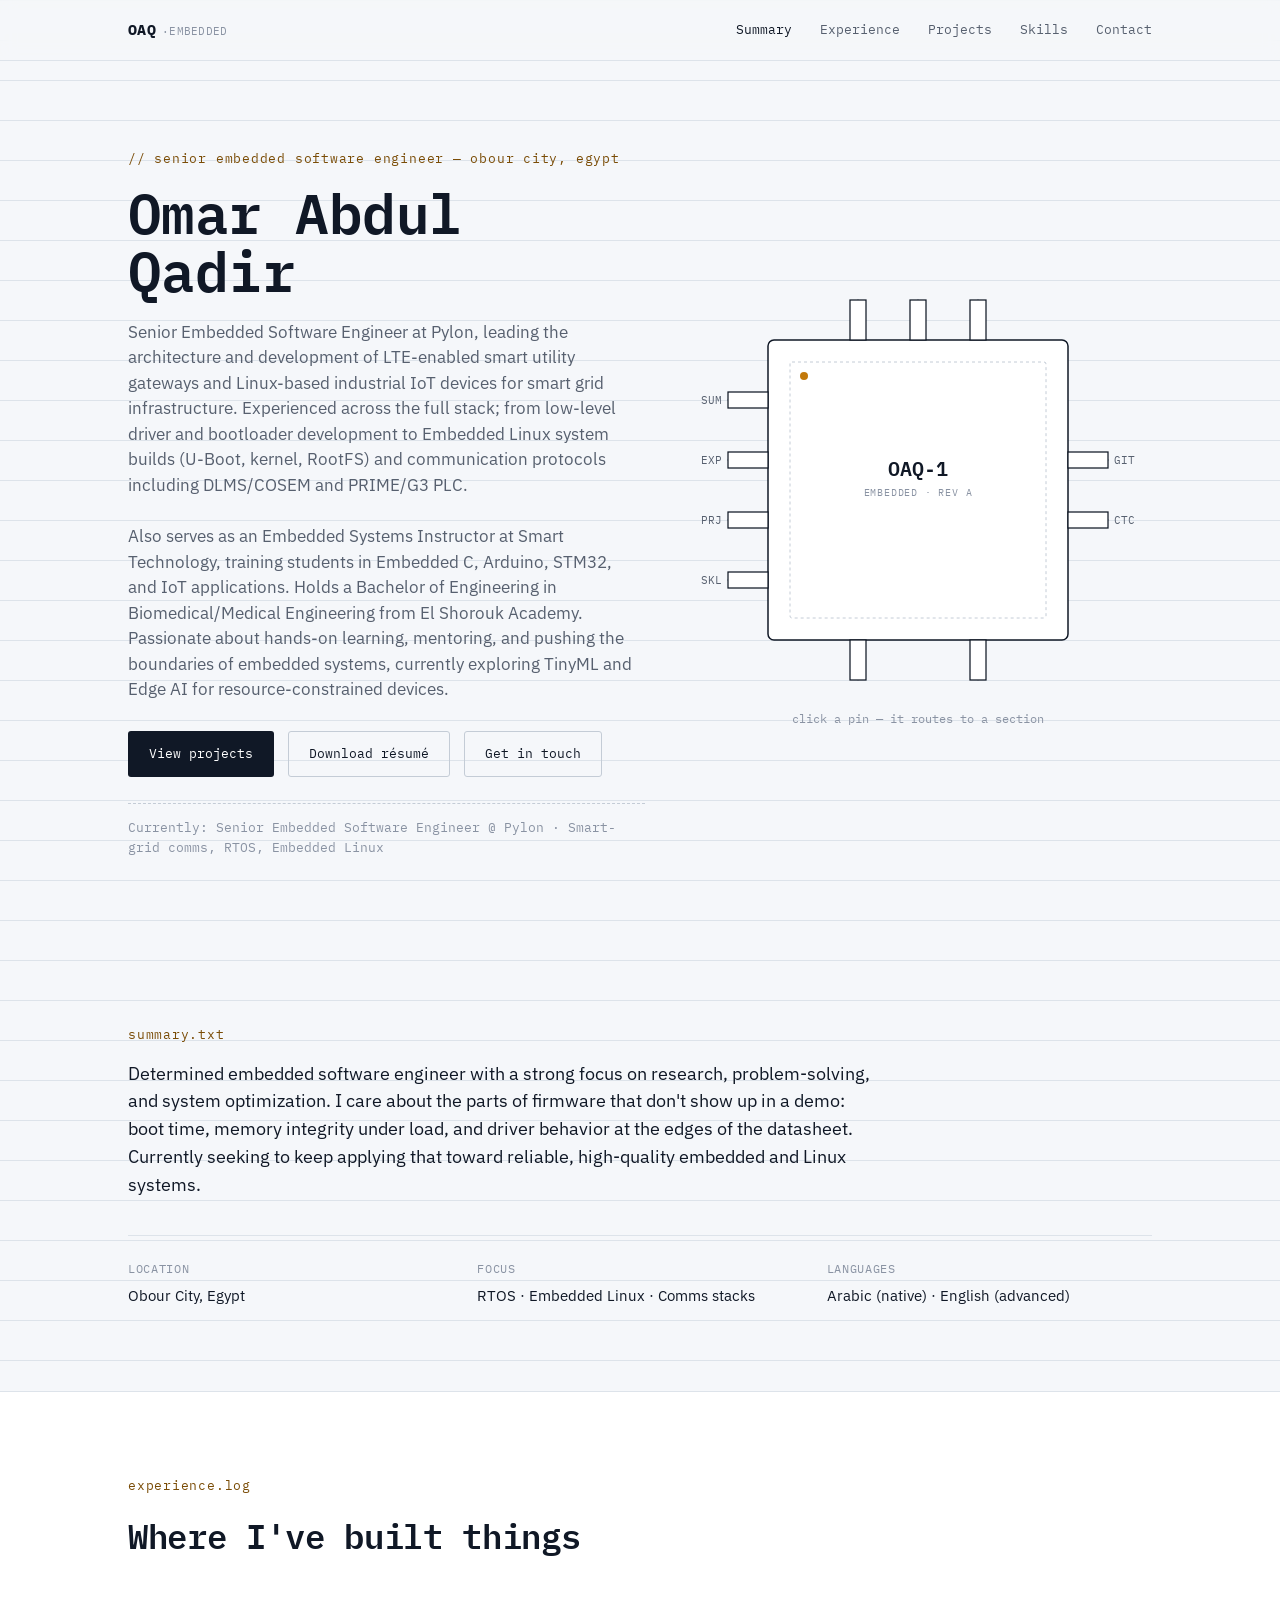
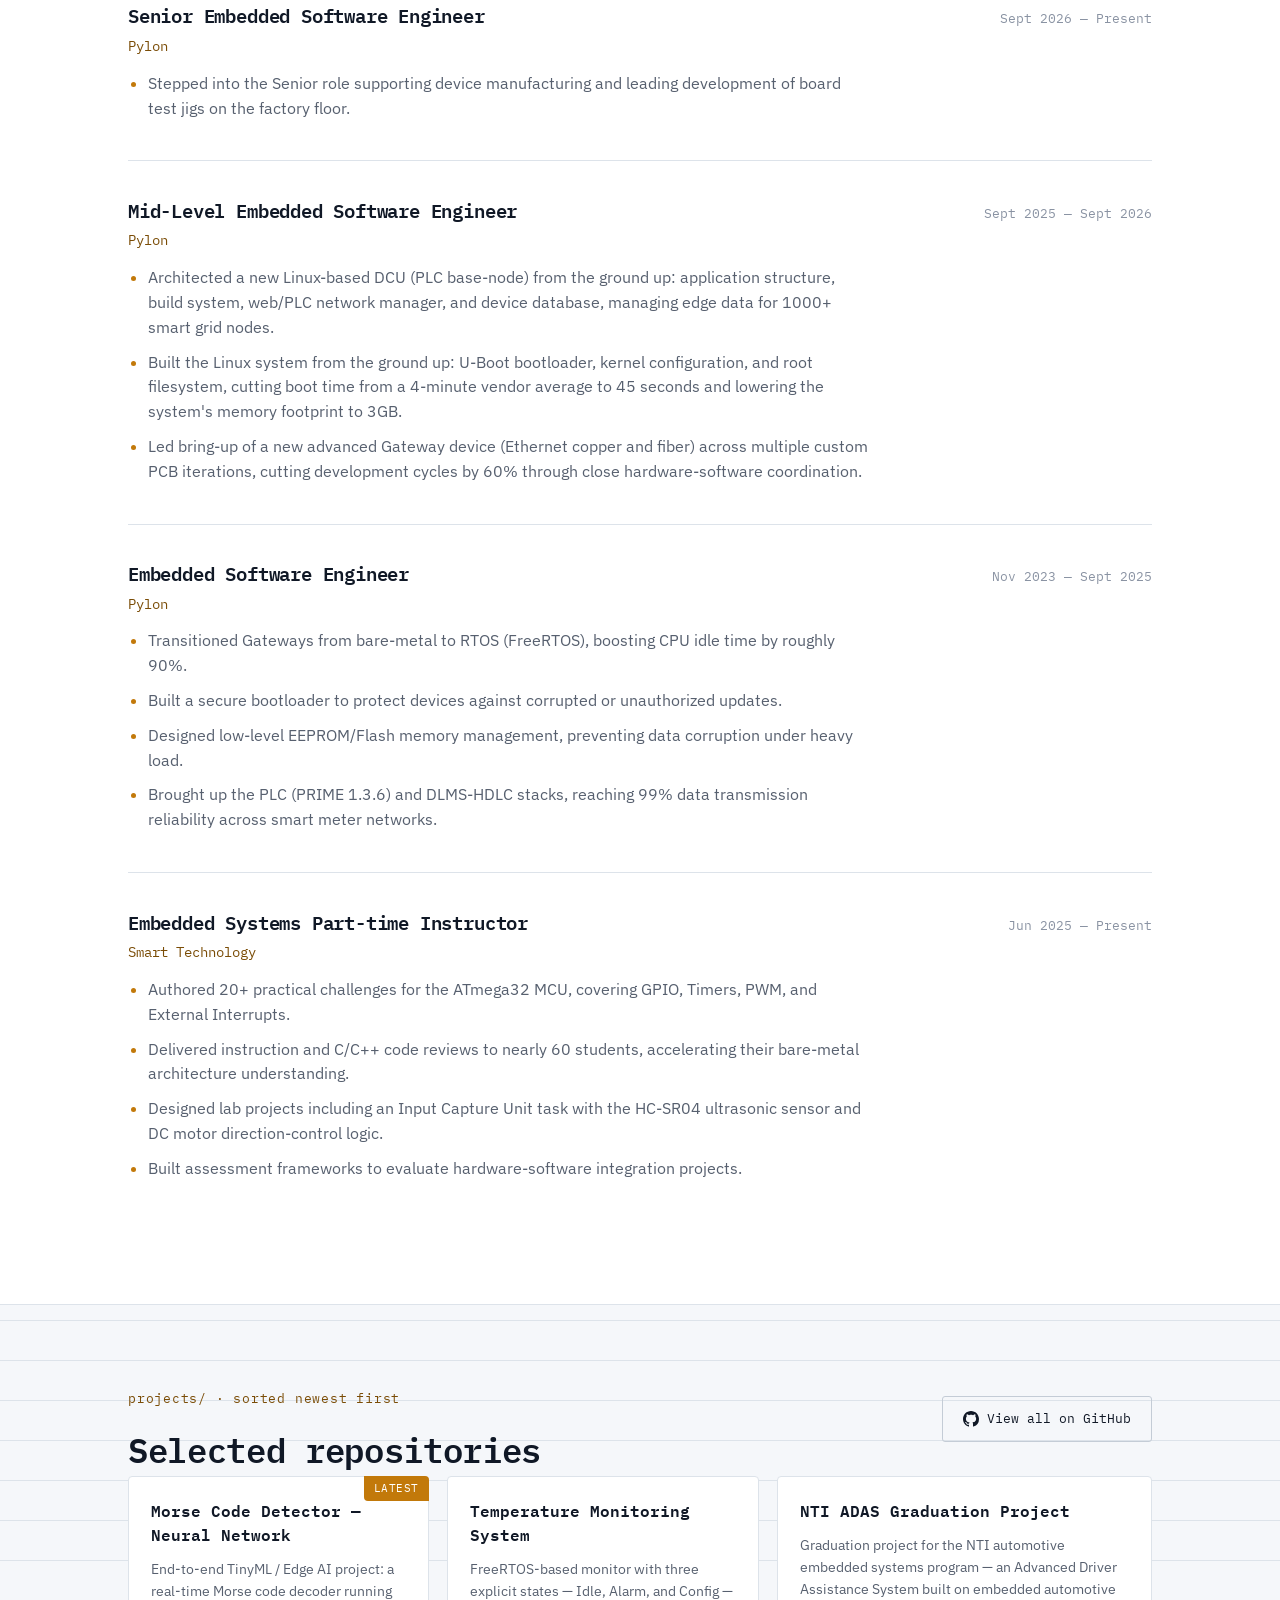
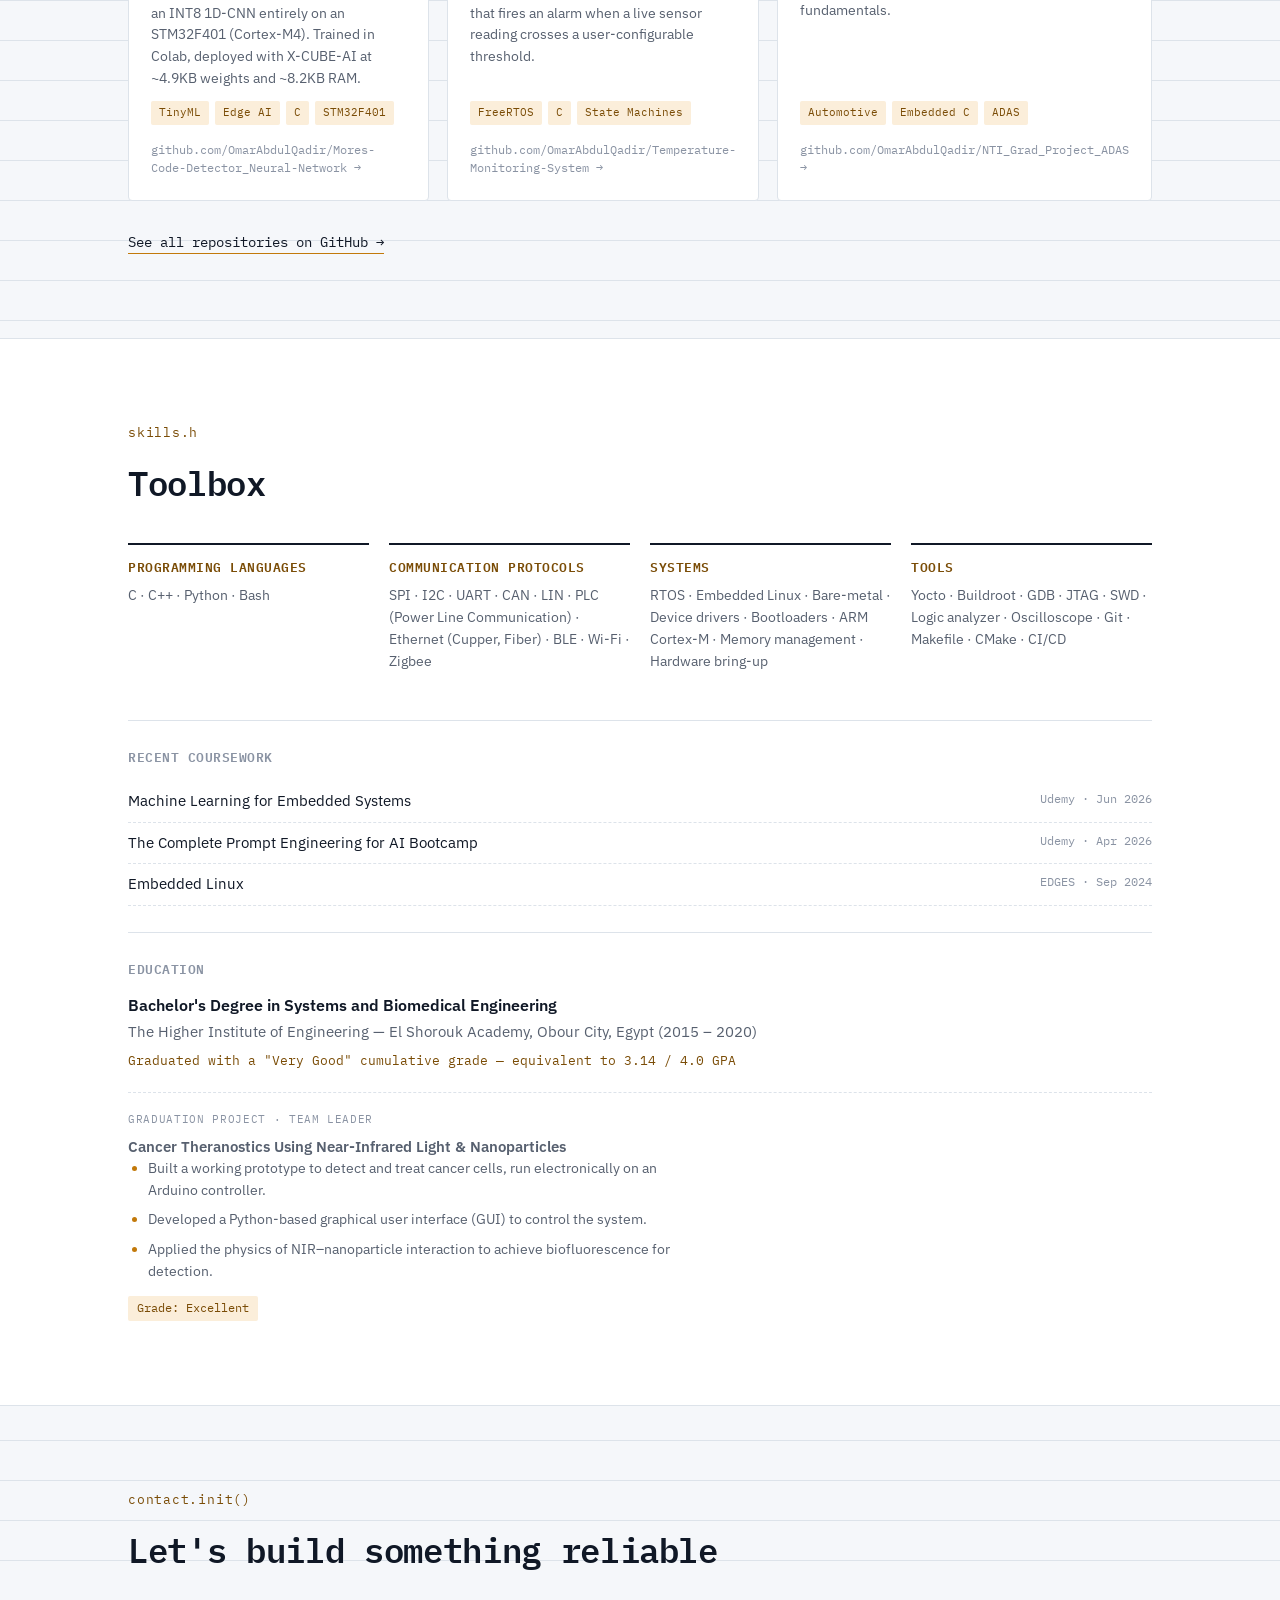
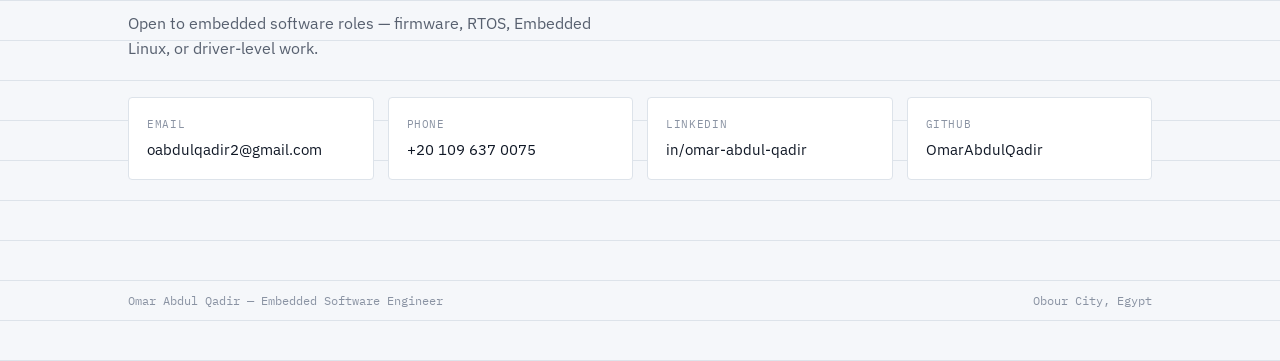
<file: index.html>
<!DOCTYPE html>
<html lang="en">
<head>
<meta charset="UTF-8">
<meta name="viewport" content="width=device-width, initial-scale=1.0">
<title>Omar Abdul Qadir — Embedded Software Engineer</title>
<meta name="description" content="Portfolio of Omar Abdul Qadir, Embedded Software Engineer specializing in RTOS, Embedded Linux, and low-level driver development.">
<link rel="preconnect" href="https://fonts.googleapis.com">
<link rel="preconnect" href="https://fonts.gstatic.com" crossorigin>
<link href="https://fonts.googleapis.com/css2?family=IBM+Plex+Mono:wght@400;500;600;700&family=IBM+Plex+Sans:wght@400;500;600;700&display=swap" rel="stylesheet">
<link rel="stylesheet" href="styles.css">
</head>
<body>

<div class="grain"></div>

<header class="topbar">
  <div class="wrap topbar-inner">
    <span class="chip-mark">OAQ<span class="chip-mark-rev">·EMBEDDED</span></span>
    <nav class="pinnav" aria-label="Section navigation">
      <a href="#summary">Summary</a>
      <a href="#experience">Experience</a>
      <a href="#projects">Projects</a>
      <a href="#skills">Skills</a>
      <a href="#contact">Contact</a>
    </nav>
  </div>
</header>

<main>

  <!-- HERO / SIGNATURE ELEMENT -->
  <section class="hero wrap" id="top">
    <div class="hero-text">
      <p class="eyebrow">// senior embedded software engineer — Obour City, egypt</p>
      <h1>Omar Abdul Qadir</h1>
      <p class="hero-lede">Senior Embedded Software Engineer at Pylon, leading the architecture and development of LTE-enabled smart utility gateways and Linux-based industrial IoT devices for smart grid infrastructure. Experienced across the full stack; from low-level driver and bootloader development to Embedded Linux system builds (U-Boot, kernel, RootFS) and communication protocols including DLMS/COSEM and PRIME/G3 PLC.<br><br>
	  Also serves as an Embedded Systems Instructor at Smart Technology, training students in Embedded C, Arduino, STM32, and IoT applications. Holds a Bachelor of Engineering in Biomedical/Medical Engineering from El Shorouk Academy. Passionate about hands-on learning, mentoring, and pushing the boundaries of embedded systems, currently exploring TinyML and Edge AI for resource-constrained devices.</p>
      <div class="hero-actions">
        <a class="btn btn-primary" href="#projects">View projects</a>
        <a class="btn btn-ghost" href="resources/Omar_Abdul_Qadir_CV.pdf" download>Download résumé</a>
        <a class="btn btn-ghost" href="#contact">Get in touch</a>
      </div>
      <p class="hero-meta">Currently: Senior Embedded Software Engineer @ Pylon · Smart-grid comms, RTOS, Embedded Linux</p>
    </div>

    <div class="hero-chip" aria-hidden="false">
      <svg viewBox="0 0 420 420" class="chip-svg" role="img" aria-label="Interactive microcontroller diagram linking to page sections">
        <!-- traces drawn first so pads sit on top -->
        <g class="traces" stroke-linecap="square">
          <path class="trace" data-target="#summary"    d="M60,120 H20"/>
          <path class="trace" data-target="#experience"  d="M60,180 H20"/>
          <path class="trace" data-target="#projects"    d="M60,240 H20"/>
          <path class="trace" data-target="#skills"      d="M60,300 H20"/>
          <path class="trace" data-target="#contact"     d="M360,180 H400"/>
          <path class="trace" data-target="#contact"     d="M360,240 H400"/>
          <path class="trace" data-target="#experience"  d="M150,60 V20"/>
          <path class="trace" data-target="#projects"    d="M210,60 V20"/>
          <path class="trace" data-target="#skills"      d="M270,60 V20"/>
          <path class="trace" data-target="#summary"     d="M150,360 V400"/>
          <path class="trace" data-target="#contact"     d="M270,360 V400"/>
        </g>

        <rect x="60" y="60" width="300" height="300" rx="6" class="die"/>
        <rect x="82" y="82" width="256" height="256" rx="2" class="die-inner"/>
        <text x="210" y="196" text-anchor="middle" class="die-label">OAQ‑1</text>
        <text x="210" y="216" text-anchor="middle" class="die-label die-label-sub">EMBEDDED · REV A</text>
        <circle cx="96" cy="96" r="4" class="pin1-dot"/>

        <!-- Left pads -->
        <g class="pad-group" data-href="#summary">
          <rect x="20" y="112" width="40" height="16" class="pad"/>
          <text x="14" y="124" text-anchor="end" class="pad-label">SUM</text>
        </g>
        <g class="pad-group" data-href="#experience">
          <rect x="20" y="172" width="40" height="16" class="pad"/>
          <text x="14" y="184" text-anchor="end" class="pad-label">EXP</text>
        </g>
        <g class="pad-group" data-href="#projects">
          <rect x="20" y="232" width="40" height="16" class="pad"/>
          <text x="14" y="244" text-anchor="end" class="pad-label">PRJ</text>
        </g>
        <g class="pad-group" data-href="#skills">
          <rect x="20" y="292" width="40" height="16" class="pad"/>
          <text x="14" y="304" text-anchor="end" class="pad-label">SKL</text>
        </g>

        <!-- Right pads -->
        <g class="pad-group" data-href="#contact">
          <rect x="360" y="172" width="40" height="16" class="pad"/>
          <text x="406" y="184" text-anchor="start" class="pad-label">GIT</text>
        </g>
        <g class="pad-group" data-href="#contact">
          <rect x="360" y="232" width="40" height="16" class="pad"/>
          <text x="406" y="244" text-anchor="start" class="pad-label">CTC</text>
        </g>

        <!-- Top pads -->
        <g class="pad-group" data-href="#experience">
          <rect x="142" y="20" width="16" height="40" class="pad"/>
        </g>
        <g class="pad-group" data-href="#projects">
          <rect x="202" y="20" width="16" height="40" class="pad"/>
        </g>
        <g class="pad-group" data-href="#skills">
          <rect x="262" y="20" width="16" height="40" class="pad"/>
        </g>

        <!-- Bottom pads -->
        <g class="pad-group" data-href="#summary">
          <rect x="142" y="360" width="16" height="40" class="pad"/>
        </g>
        <g class="pad-group" data-href="#contact">
          <rect x="262" y="360" width="16" height="40" class="pad"/>
        </g>
      </svg>
      <p class="chip-caption">click a pin — it routes to a section</p>
    </div>
  </section>

  <!-- SUMMARY -->
  <section class="section" id="summary">
    <div class="wrap section-inner">
      <p class="eyebrow">summary.txt</p>
      <p class="summary-text">Determined embedded software engineer with a strong focus on research, problem-solving, and system optimization. I care about the parts of firmware that don't show up in a demo: boot time, memory integrity under load, and driver behavior at the edges of the datasheet. Currently seeking to keep applying that toward reliable, high-quality embedded and Linux systems.</p>
      <dl class="fact-row">
        <div><dt>Location</dt><dd>Obour City, Egypt</dd></div>
        <div><dt>Focus</dt><dd>RTOS · Embedded Linux · Comms stacks</dd></div>
        <div><dt>Languages</dt><dd>Arabic (native) · English (advanced)</dd></div>
      </dl>
    </div>
  </section>

  <!-- EXPERIENCE -->
  <section class="section section-alt" id="experience">
    <div class="wrap section-inner">
      <p class="eyebrow">experience.log</p>
      <h2>Where I've built things</h2>

      <article class="role">
        <header class="role-head">
          <div>
            <h3>Senior Embedded Software Engineer</h3>
            <p class="role-org">Pylon</p>
          </div>
          <p class="role-date">Sept 2026 — Present</p>
        </header>
        <ul class="role-list">
          <li>Stepped into the Senior role supporting device manufacturing and leading development of board test jigs on the factory floor.</li>
        </ul>
      </article>

      <article class="role">
        <header class="role-head">
          <div>
            <h3>Mid-Level Embedded Software Engineer</h3>
            <p class="role-org">Pylon</p>
          </div>
          <p class="role-date">Sept 2025 — Sept 2026</p>
        </header>
        <ul class="role-list">
          <li>Architected a new Linux-based DCU (PLC base-node) from the ground up: application structure, build system, web/PLC network manager, and device database, managing edge data for 1000+ smart grid nodes.</li>
          <li>Built the Linux system from the ground up: U-Boot bootloader, kernel configuration, and root filesystem, cutting boot time from a 4-minute vendor average to 45 seconds and lowering the system's memory footprint to 3GB.</li>
          <li>Led bring-up of a new advanced Gateway device (Ethernet copper and fiber) across multiple custom PCB iterations, cutting development cycles by 60% through close hardware-software coordination.</li>
        </ul>
      </article>

      <article class="role">
        <header class="role-head">
          <div>
            <h3>Embedded Software Engineer</h3>
            <p class="role-org">Pylon</p>
          </div>
          <p class="role-date">Nov 2023 — Sept 2025</p>
        </header>
        <ul class="role-list">
          <li>Transitioned Gateways from bare-metal to RTOS (FreeRTOS), boosting CPU idle time by roughly 90%.</li>
          <li>Built a secure bootloader to protect devices against corrupted or unauthorized updates.</li>
          <li>Designed low-level EEPROM/Flash memory management, preventing data corruption under heavy load.</li>
          <li>Brought up the PLC (PRIME 1.3.6) and DLMS-HDLC stacks, reaching 99% data transmission reliability across smart meter networks.</li>
        </ul>
      </article>

      <article class="role">
        <header class="role-head">
          <div>
            <h3>Embedded Systems Part-time Instructor</h3>
            <p class="role-org">Smart Technology</p>
          </div>
          <p class="role-date">Jun 2025 — Present</p>
        </header>
        <ul class="role-list">
          <li>Authored 20+ practical challenges for the ATmega32 MCU, covering GPIO, Timers, PWM, and External Interrupts.</li>
          <li>Delivered instruction and C/C++ code reviews to nearly 60 students, accelerating their bare-metal architecture understanding.</li>
          <li>Designed lab projects including an Input Capture Unit task with the HC‑SR04 ultrasonic sensor and DC motor direction-control logic.</li>
          <li>Built assessment frameworks to evaluate hardware-software integration projects.</li>
        </ul>
      </article>
    </div>
  </section>

  <!-- PROJECTS -->
  <section class="section" id="projects">
    <div class="wrap section-inner">
      <div class="section-head-row">
        <div>
          <p class="eyebrow">projects/ · sorted newest first</p>
          <h2>Selected repositories</h2>
        </div>
        <a class="btn btn-ghost btn-github" href="https://github.com/OmarAbdulQadir?tab=repositories" target="_blank" rel="noopener">
          <svg viewBox="0 0 16 16" width="16" height="16" fill="currentColor" aria-hidden="true"><path d="M8 0C3.58 0 0 3.58 0 8c0 3.54 2.29 6.53 5.47 7.59.4.07.55-.17.55-.38 0-.19-.01-.82-.01-1.49-2.01.37-2.53-.49-2.69-.94-.09-.23-.48-.94-.82-1.13-.28-.15-.68-.52-.01-.53.63-.01 1.08.58 1.23.82.72 1.21 1.87.87 2.33.66.07-.52.28-.87.51-1.07-1.78-.2-3.64-.89-3.64-3.95 0-.87.31-1.59.82-2.15-.08-.2-.36-1.02.08-2.12 0 0 .67-.21 2.2.82.64-.18 1.32-.27 2-.27.68 0 1.36.09 2 .27 1.53-1.04 2.2-.82 2.2-.82.44 1.1.16 1.92.08 2.12.51.56.82 1.27.82 2.15 0 3.07-1.87 3.75-3.65 3.95.29.25.54.73.54 1.48 0 1.07-.01 1.93-.01 2.2 0 .21.15.46.55.38A8.01 8.01 0 0 0 16 8c0-4.42-3.58-8-8-8Z"/></svg>
          <span>View all on GitHub</span>
        </a>
      </div>
      <div class="project-grid">

        <a class="project-card" href="https://github.com/OmarAbdulQadir/Mores-Code-Detector_Neural-Network" target="_blank" rel="noopener">
          <span class="project-latest">Latest</span>
          <p class="project-name">Morse Code Detector — Neural Network</p>
          <p class="project-desc">End-to-end TinyML / Edge AI project: a real-time Morse code decoder running an INT8 1D-CNN entirely on an STM32F401 (Cortex‑M4). Trained in Colab, deployed with X‑CUBE‑AI at ~4.9KB weights and ~8.2KB RAM.</p>
          <div class="project-tags"><span>TinyML</span><span>Edge AI</span><span>C</span><span>STM32F401</span></div>
          <span class="project-link">github.com/OmarAbdulQadir/Mores-Code-Detector_Neural-Network →</span>
        </a>

        <a class="project-card" href="https://github.com/OmarAbdulQadir/Temperature-Monitoring-System" target="_blank" rel="noopener">
          <p class="project-name">Temperature Monitoring System</p>
          <p class="project-desc">FreeRTOS-based monitor with three explicit states — Idle, Alarm, and Config — that fires an alarm when a live sensor reading crosses a user-configurable threshold.</p>
          <div class="project-tags"><span>FreeRTOS</span><span>C</span><span>State Machines</span></div>
          <span class="project-link">github.com/OmarAbdulQadir/Temperature-Monitoring-System →</span>
        </a>

        <a class="project-card" href="https://github.com/OmarAbdulQadir/NTI_Grad_Project_ADAS" target="_blank" rel="noopener">
          <p class="project-name">NTI ADAS Graduation Project</p>
          <p class="project-desc">Graduation project for the NTI automotive embedded systems program — an Advanced Driver Assistance System built on embedded automotive fundamentals.</p>
          <div class="project-tags"><span>Automotive</span><span>Embedded C</span><span>ADAS</span></div>
          <span class="project-link">github.com/OmarAbdulQadir/NTI_Grad_Project_ADAS →</span>
        </a>

      </div>
      <a class="see-all" href="https://github.com/OmarAbdulQadir" target="_blank" rel="noopener">See all repositories on GitHub →</a>
    </div>
  </section>

  <!-- SKILLS -->
  <section class="section section-alt" id="skills">
    <div class="wrap section-inner">
      <p class="eyebrow">skills.h</p>
      <h2>Toolbox</h2>

      <div class="skills-grid">
        <div class="skill-block">
          <h4>Programming languages</h4>
          <p>C · C++ · Python · Bash</p>
        </div>
        <div class="skill-block">
          <h4>Communication protocols</h4>
          <p>SPI · I2C · UART · CAN · LIN · PLC (Power Line Communication) · Ethernet (Cupper, Fiber) · BLE · Wi‑Fi · Zigbee</p>
        </div>
        <div class="skill-block">
          <h4>Systems</h4>
          <p>RTOS · Embedded Linux · Bare-metal · Device drivers · Bootloaders · ARM Cortex‑M · Memory management · Hardware bring‑up</p>
        </div>
        <div class="skill-block">
          <h4>Tools</h4>
          <p>Yocto · Buildroot · GDB · JTAG · SWD · Logic analyzer · Oscilloscope · Git · Makefile · CMake · CI/CD</p>
        </div>
      </div>

      <div class="courses">
        <h4>Recent coursework</h4>
        <ul class="course-list">
          <li><span class="course-name">Machine Learning for Embedded Systems</span><span class="course-meta">Udemy · Jun 2026</span></li>
          <li><span class="course-name">The Complete Prompt Engineering for AI Bootcamp</span><span class="course-meta">Udemy · Apr 2026</span></li>
          <li><span class="course-name">Embedded Linux</span><span class="course-meta">EDGES · Sep 2024</span></li>
        </ul>
      </div>

      <div class="education">
        <h4>Education</h4>
        <p class="degree-line">Bachelor's Degree in Systems and Biomedical Engineering</p>
        <p class="degree-school">The Higher Institute of Engineering — El Shorouk Academy, Obour City, Egypt (2015 – 2020)</p>
        <p class="degree-grade">Graduated with a "Very Good" cumulative grade — equivalent to 3.14 / 4.0 GPA</p>

        <div class="grad-project">
          <span class="grad-project-label">Graduation project · Team Leader</span>
          <p class="grad-project-title">Cancer Theranostics Using Near-Infrared Light &amp; Nanoparticles</p>
          <ul class="grad-project-list">
            <li>Built a working prototype to detect and treat cancer cells, run electronically on an Arduino controller.</li>
            <li>Developed a Python-based graphical user interface (GUI) to control the system.</li>
            <li>Applied the physics of NIR–nanoparticle interaction to achieve biofluorescence for detection.</li>
          </ul>
          <span class="grad-project-grade">Grade: Excellent</span>
        </div>
      </div>
    </div>
  </section>

  <!-- CONTACT -->
  <section class="section contact-section" id="contact">
    <div class="wrap section-inner">
      <p class="eyebrow">contact.init()</p>
      <h2>Let's build something reliable</h2>
      <p class="contact-lede">Open to embedded software roles — firmware, RTOS, Embedded Linux, or driver-level work.</p>
      <div class="contact-grid">
        <a class="contact-item" href="mailto:oabdulqadir2@gmail.com">
          <span class="contact-label">Email</span>
          <span class="contact-value">oabdulqadir2@gmail.com</span>
        </a>
        <a class="contact-item" href="tel:+201096370075">
          <span class="contact-label">Phone</span>
          <span class="contact-value">+20 109 637 0075</span>
        </a>
        <a class="contact-item" href="https://www.linkedin.com/in/omar-abdul-qadir" target="_blank" rel="noopener">
          <span class="contact-label">LinkedIn</span>
          <span class="contact-value">in/omar-abdul-qadir</span>
        </a>
        <a class="contact-item" href="https://github.com/OmarAbdulQadir" target="_blank" rel="noopener">
          <span class="contact-label">GitHub</span>
          <span class="contact-value">OmarAbdulQadir</span>
        </a>
      </div>
    </div>
  </section>

</main>

<footer class="footer">
  <div class="wrap footer-inner">
    <span>Omar Abdul Qadir — Embedded Software Engineer</span>
    <span>Obour City, Egypt</span>
  </div>
</footer>

<script src="script.js"></script>
</body>
</html>
</file>
<file: styles.css>
/* ============================================================
   Design tokens
   ============================================================ */
:root {
  --bg:            #F5F7FA;
  --surface:       #FFFFFF;
  --ink:           #101826;
  --ink-soft:      #57606F;
  --ink-faint:     #8A93A3;
  --accent:        #C2790A;
  --accent-soft:   #FBEEDA;
  --accent-ink:    #7A4C06;
  --line:          #DDE3EA;
  --line-strong:   #C4CCD6;

  --font-mono: 'IBM Plex Mono', ui-monospace, 'SFMono-Regular', Menlo, monospace;
  --font-sans: 'IBM Plex Sans', -apple-system, BlinkMacSystemFont, 'Segoe UI', sans-serif;

  --wrap: 1080px;
}

* { box-sizing: border-box; }

html { scroll-behavior: smooth; }

body {
  margin: 0;
  background:
    linear-gradient(var(--line) 1px, transparent 1px) 0 0 / 100% 40px,
    var(--bg);
  color: var(--ink);
  font-family: var(--font-sans);
  line-height: 1.55;
  -webkit-font-smoothing: antialiased;
}

@media (prefers-reduced-motion: reduce) {
  html { scroll-behavior: auto; }
  * { animation-duration: 0.001ms !important; transition-duration: 0.001ms !important; }
}

.wrap {
  max-width: var(--wrap);
  margin: 0 auto;
  padding: 0 28px;
}

a { color: inherit; text-decoration: none; }

:focus-visible {
  outline: 2px solid var(--accent);
  outline-offset: 3px;
}

.eyebrow {
  font-family: var(--font-mono);
  font-size: 13px;
  letter-spacing: 0.06em;
  color: var(--accent-ink);
  margin: 0 0 14px 0;
  text-transform: lowercase;
}

h1, h2, h3, h4 {
  font-family: var(--font-mono);
  font-weight: 600;
  letter-spacing: -0.01em;
  color: var(--ink);
  margin: 0;
}

/* ============================================================
   Topbar
   ============================================================ */
.topbar {
  position: sticky;
  top: 0;
  z-index: 50;
  background: rgba(245, 247, 250, 0.86);
  backdrop-filter: blur(8px);
  border-bottom: 1px solid var(--line);
}

.topbar-inner {
  display: flex;
  align-items: center;
  justify-content: space-between;
  height: 60px;
}

.chip-mark {
  font-family: var(--font-mono);
  font-weight: 700;
  font-size: 15px;
  letter-spacing: 0.02em;
}
.chip-mark-rev {
  font-weight: 400;
  color: var(--ink-faint);
  font-size: 11px;
  margin-left: 6px;
}

.pinnav {
  display: flex;
  gap: 28px;
  font-family: var(--font-mono);
  font-size: 13px;
}
.pinnav a {
  color: var(--ink-soft);
  position: relative;
  padding: 4px 0;
}
.pinnav a:hover { color: var(--ink); }
.pinnav a::after {
  content: "";
  position: absolute;
  left: 0; bottom: -2px;
  width: 0; height: 1px;
  background: var(--accent);
  transition: width 0.2s ease;
}
.pinnav a:hover::after { width: 100%; }

@media (max-width: 720px) {
  .pinnav { display: none; }
}

/* ============================================================
   Hero
   ============================================================ */
.hero {
  display: grid;
  grid-template-columns: 1.05fr 0.95fr;
  gap: 40px;
  align-items: center;
  padding: 88px 28px 72px;
}

.eyebrow { }

.hero h1 {
  font-size: clamp(38px, 5vw, 56px);
  line-height: 1.04;
  margin: 6px 0 20px;
}

.hero-lede {
  font-size: 16.5px;
  color: var(--ink-soft);
  max-width: 58ch;
  margin: 0 0 28px;
}

.hero-actions {
  display: flex;
  gap: 14px;
  margin-bottom: 26px;
}

.btn {
  font-family: var(--font-mono);
  font-size: 13px;
  padding: 12px 20px;
  border-radius: 3px;
  border: 1px solid transparent;
  display: inline-block;
}
.btn-primary {
  background: var(--ink);
  color: var(--surface);
}
.btn-primary:hover { background: #23304a; }
.btn-ghost {
  border-color: var(--line-strong);
  color: var(--ink);
}
.btn-ghost:hover { border-color: var(--ink); }

.hero-meta {
  font-family: var(--font-mono);
  font-size: 12.5px;
  color: var(--ink-faint);
  border-top: 1px dashed var(--line-strong);
  padding-top: 14px;
}

/* Chip diagram */
.hero-chip {
  display: flex;
  flex-direction: column;
  align-items: center;
}

.chip-svg {
  width: 100%;
  max-width: 420px;
  height: auto;
  overflow: visible;
}

.die {
  fill: var(--surface);
  stroke: var(--ink);
  stroke-width: 1.5;
}
.die-inner {
  fill: none;
  stroke: var(--line-strong);
  stroke-width: 1;
  stroke-dasharray: 3 3;
}
.die-label {
  font-family: var(--font-mono);
  font-weight: 600;
  font-size: 20px;
  fill: var(--ink);
}
.die-label-sub {
  font-size: 10px;
  font-weight: 400;
  fill: var(--ink-faint);
  letter-spacing: 0.08em;
}
.pin1-dot { fill: var(--accent); }

.trace {
  stroke: var(--line-strong);
  stroke-width: 2;
  fill: none;
  transition: stroke 0.2s ease, stroke-width 0.2s ease;
}
.pad {
  fill: var(--surface);
  stroke: var(--ink);
  stroke-width: 1.25;
  transition: fill 0.2s ease, stroke 0.2s ease;
}
.pad-label {
  font-family: var(--font-mono);
  font-size: 11px;
  fill: var(--ink-soft);
}
.pad-group {
  cursor: pointer;
}
.pad-group:hover .pad,
.pad-group.is-active .pad {
  fill: var(--accent-soft);
  stroke: var(--accent);
}
.pad-group:hover ~ .traces .trace,
.pad-group.is-active ~ .traces .trace { }

/* trace highlight driven by JS via [data-active] on path */
.trace.is-lit {
  stroke: var(--accent);
  stroke-width: 2.5;
}

.chip-caption {
  font-family: var(--font-mono);
  font-size: 11.5px;
  color: var(--ink-faint);
  margin-top: 10px;
}

@media (max-width: 860px) {
  .hero { grid-template-columns: 1fr; padding-top: 56px; }
  .hero-chip { order: -1; }
  .chip-svg { max-width: 320px; }
}

/* ============================================================
   Sections
   ============================================================ */
.section { padding: 84px 0; border-bottom: 1px solid var(--line); }
.section-alt { background: var(--surface); }
.section-inner h2 {
  font-size: clamp(26px, 3vw, 34px);
  margin-bottom: 34px;
}

.section-head-row {
  display: flex;
  justify-content: space-between;
  align-items: flex-end;
  gap: 20px;
  flex-wrap: wrap;
}
.section-head-row h2 { margin-bottom: 0; }
.btn-github {
  display: inline-flex;
  align-items: center;
  gap: 8px;
  margin-bottom: 34px;
  white-space: nowrap;
}

.summary-text {
  font-size: 18px;
  max-width: 68ch;
  color: var(--ink);
  margin: 0 0 36px;
}

.fact-row {
  display: grid;
  grid-template-columns: repeat(3, 1fr);
  gap: 24px;
  margin: 0;
  padding-top: 24px;
  border-top: 1px solid var(--line);
}
.fact-row dt {
  font-family: var(--font-mono);
  font-size: 11.5px;
  color: var(--ink-faint);
  letter-spacing: 0.06em;
  text-transform: uppercase;
  margin-bottom: 6px;
}
.fact-row dd { margin: 0; font-size: 15px; }

@media (max-width: 640px) {
  .fact-row { grid-template-columns: 1fr; }
}

/* Experience */
.role { padding: 30px 0; border-top: 1px solid var(--line); }
.role:first-of-type { border-top: none; padding-top: 0; }

.role-head {
  display: flex;
  justify-content: space-between;
  align-items: baseline;
  gap: 16px;
  flex-wrap: wrap;
  margin-bottom: 14px;
}
.role-head h3 { font-size: 19px; }
.role-org { margin: 4px 0 0; color: var(--accent-ink); font-family: var(--font-mono); font-size: 13.5px; }
.role-date {
  font-family: var(--font-mono);
  font-size: 12.5px;
  color: var(--ink-faint);
  white-space: nowrap;
}

.role-list { margin: 0; padding-left: 20px; }
.role-list li { margin-bottom: 10px; color: var(--ink-soft); max-width: 72ch; }
.role-list li::marker { color: var(--accent); }

/* Projects */
.project-grid {
  display: grid;
  grid-template-columns: repeat(3, 1fr);
  gap: 18px;
  margin-bottom: 28px;
}
.project-card {
  position: relative;
  background: var(--surface);
  border: 1px solid var(--line);
  border-radius: 4px;
  padding: 22px;
  display: flex;
  flex-direction: column;
  gap: 12px;
  transition: border-color 0.18s ease, transform 0.18s ease;
}
.project-latest {
  position: absolute;
  top: -1px;
  right: -1px;
  font-family: var(--font-mono);
  font-size: 10.5px;
  letter-spacing: 0.05em;
  text-transform: uppercase;
  color: var(--surface);
  background: var(--accent);
  padding: 4px 10px;
  border-radius: 0 4px 0 4px;
}
.project-card:hover {
  border-color: var(--accent);
  transform: translateY(-2px);
}
.project-name { font-family: var(--font-mono); font-weight: 600; font-size: 15.5px; margin: 0; }
.project-desc { color: var(--ink-soft); font-size: 14px; margin: 0; flex-grow: 1; }
.project-tags { display: flex; flex-wrap: wrap; gap: 6px; }
.project-tags span {
  font-family: var(--font-mono);
  font-size: 11px;
  color: var(--accent-ink);
  background: var(--accent-soft);
  padding: 3px 8px;
  border-radius: 2px;
}
.project-link {
  font-family: var(--font-mono);
  font-size: 12px;
  color: var(--ink-faint);
  margin-top: 4px;
}

@media (max-width: 860px) {
  .project-grid { grid-template-columns: 1fr; }
}

.see-all {
  font-family: var(--font-mono);
  font-size: 13.5px;
  border-bottom: 1px solid var(--accent);
  padding-bottom: 2px;
}

/* Skills */
.skills-grid {
  display: grid;
  grid-template-columns: repeat(4, 1fr);
  gap: 20px;
  margin-bottom: 48px;
}
.skill-block {
  border-top: 2px solid var(--ink);
  padding-top: 12px;
}
.skill-block h4 {
  font-size: 13px;
  text-transform: uppercase;
  letter-spacing: 0.04em;
  margin-bottom: 8px;
  color: var(--accent-ink);
}
.skill-block p { margin: 0; color: var(--ink-soft); font-size: 14px; }

@media (max-width: 860px) {
  .skills-grid { grid-template-columns: repeat(2, 1fr); }
}
@media (max-width: 520px) {
  .skills-grid { grid-template-columns: 1fr; }
}

.courses, .education {
  padding-top: 26px;
  margin-top: 26px;
  border-top: 1px solid var(--line);
}
.courses h4, .education h4 {
  font-size: 13px;
  text-transform: uppercase;
  letter-spacing: 0.04em;
  color: var(--ink-faint);
  margin-bottom: 14px;
}
.course-list { list-style: none; margin: 0; padding: 0; }
.course-list li {
  display: flex;
  justify-content: space-between;
  gap: 12px;
  padding: 9px 0;
  border-bottom: 1px dashed var(--line);
  font-size: 14.5px;
}
.course-name { color: var(--ink); }
.course-meta { font-family: var(--font-mono); font-size: 12px; color: var(--ink-faint); white-space: nowrap; }
.education p { margin: 0; font-size: 14.5px; color: var(--ink-soft); }
.degree-line { color: var(--ink) !important; font-size: 15.5px !important; font-weight: 600; margin-bottom: 4px !important; }
.degree-school { margin-bottom: 8px !important; }
.degree-grade { font-family: var(--font-mono); font-size: 13px !important; color: var(--accent-ink) !important; }

.grad-project {
  margin-top: 20px;
  padding-top: 18px;
  border-top: 1px dashed var(--line);
}
.grad-project-label {
  display: block;
  font-family: var(--font-mono);
  font-size: 11px;
  text-transform: uppercase;
  letter-spacing: 0.06em;
  color: var(--ink-faint);
  margin-bottom: 8px;
}
.grad-project-title {
  margin: 0 0 12px;
  font-size: 15.5px;
  font-weight: 600;
  color: var(--ink);
}
.grad-project-list {
  margin: 0 0 12px;
  padding-left: 20px;
}
.grad-project-list li {
  margin-bottom: 8px;
  color: var(--ink-soft);
  font-size: 14px;
  max-width: 68ch;
}
.grad-project-list li::marker { color: var(--accent); }
.grad-project-grade {
  display: inline-block;
  font-family: var(--font-mono);
  font-size: 12px;
  color: var(--accent-ink);
  background: var(--accent-soft);
  padding: 3px 9px;
  border-radius: 2px;
}

/* Contact */
.contact-section { border-bottom: none; }
.contact-lede { color: var(--ink-soft); font-size: 16px; max-width: 50ch; margin: 10px 0 36px; }

.contact-grid {
  display: grid;
  grid-template-columns: repeat(4, 1fr);
  gap: 14px;
}
.contact-item {
  background: var(--surface);
  border: 1px solid var(--line);
  border-radius: 4px;
  padding: 18px;
  display: flex;
  flex-direction: column;
  gap: 6px;
  transition: border-color 0.18s ease, transform 0.18s ease;
}
.contact-item:hover { border-color: var(--accent); transform: translateY(-2px); }
.contact-label {
  font-family: var(--font-mono);
  font-size: 11px;
  color: var(--ink-faint);
  text-transform: uppercase;
  letter-spacing: 0.06em;
}
.contact-value { font-size: 14.5px; word-break: break-word; }

@media (max-width: 860px) {
  .contact-grid { grid-template-columns: repeat(2, 1fr); }
}
@media (max-width: 480px) {
  .contact-grid { grid-template-columns: 1fr; }
}

/* Footer */
.footer { padding: 28px 0 50px; }
.footer-inner {
  display: flex;
  justify-content: space-between;
  font-family: var(--font-mono);
  font-size: 12px;
  color: var(--ink-faint);
  flex-wrap: wrap;
  gap: 8px;
}

.grain { display: none; }
</file>
